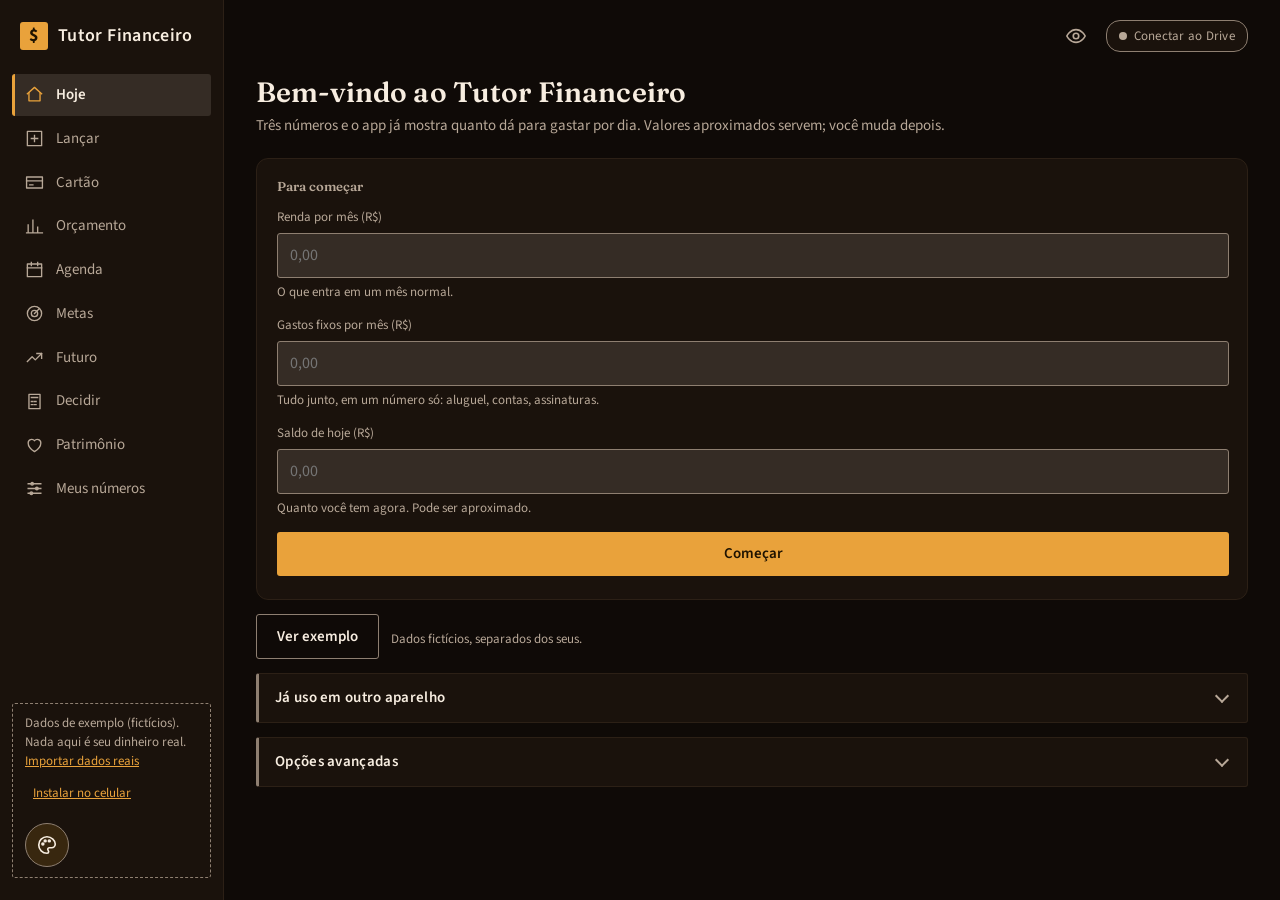
<file: index.html>
<!doctype html>
<html lang="pt-BR" data-theme="cafe">
<head>
<meta charset="utf-8">
<meta http-equiv="Content-Security-Policy" content="default-src 'self'; script-src 'self'; style-src 'self' 'unsafe-inline'; img-src 'self' data:; connect-src 'self' https://www.googleapis.com https://script.google.com https://script.googleusercontent.com https://api.bcb.gov.br; object-src 'none'; base-uri 'none'; form-action 'none'">
<meta name="referrer" content="strict-origin">
<meta name="viewport" content="width=device-width, initial-scale=1, viewport-fit=cover">
<title>Tutor Financeiro</title>
<meta name="theme-color" content="#101212">
<script src="tema.js"></script>
<meta name="apple-mobile-web-app-capable" content="yes">
<meta name="mobile-web-app-capable" content="yes">
<meta name="apple-mobile-web-app-status-bar-style" content="black-translucent">
<meta name="apple-mobile-web-app-title" content="Tutor">
<link rel="manifest" href="manifest.webmanifest">
<link rel="stylesheet" href="tokens.css">
<link rel="icon" href="icon.svg" type="image/svg+xml">
<link rel="apple-touch-icon" href="icon-180.png">
<style>
@font-face{font-family:"Source Sans 3";src:url(fonts/source-sans-3-latin-400-normal.woff2) format("woff2");font-weight:400;font-style:normal;font-display:swap}
@font-face{font-family:"Source Sans 3";src:url(fonts/source-sans-3-latin-600-normal.woff2) format("woff2");font-weight:600;font-style:normal;font-display:swap}
@font-face{font-family:"Source Sans 3";src:url(fonts/source-sans-3-latin-700-normal.woff2) format("woff2");font-weight:700;font-style:normal;font-display:swap}
@font-face{font-family:"Fraunces";src:url(fonts/fraunces-latin-600-normal.woff2) format("woff2");font-weight:600;font-style:normal;font-display:swap}
@font-face{font-family:"TF Fallback";src:local("Arial"),local("Helvetica");size-adjust:92%;ascent-override:111%;descent-override:43%;line-gap-override:0%}
:root{
  --p1:var(--card); --p2:var(--surface-2);
  --ln:var(--line); --ln2:var(--line-strong);
  --tx:var(--text); --mu:var(--text-muted);
  --teal:var(--primary); --vio:var(--accent-mix); --pink:var(--accent-warm); --sky:var(--accent-cool);
  --at:var(--attention); --ru:var(--risk);
  --font-sys:"Segoe UI Variable Text","Segoe UI",system-ui,sans-serif;
  --font-text:"Source Sans 3","TF Fallback",var(--font-sys);
  --font-display:"Fraunces",Georgia,var(--font-sys);
  --f:var(--font-text); --fn:var(--font-text);
}
*{box-sizing:border-box;margin:0}
html,body{background:var(--bg);color:var(--tx);font-family:var(--f);font-size:15px;line-height:1.45;font-synthesis:none;font-variant-numeric:tabular-nums}
button,input,select{font:inherit;color:inherit}
.app{display:grid;grid-template-columns:224px 1fr;min-height:100vh}
nav{background:linear-gradient(180deg,var(--nav-top),var(--nav-bottom));border-right:1px solid var(--card-border);padding:22px 12px;position:sticky;top:0;height:100vh;display:flex;flex-direction:column;gap:2px;overflow:auto}
.brand{display:flex;align-items:center;gap:10px;padding:0 8px 22px;font-family:var(--fn);font-weight:600;font-size:16px;letter-spacing:.02em;white-space:nowrap}
.brand i{width:28px;height:28px;border-radius:3px;background:var(--teal);display:grid;place-items:center;color:var(--on-primary);font-style:normal;font-weight:700}
nav button{all:unset;cursor:pointer;display:flex;align-items:center;gap:12px;padding:10px 10px;border-radius:3px;color:var(--mu);font-size:14.5px;border-left:3px solid transparent}
@media (hover:hover){nav button:hover{background:var(--p2);color:var(--tx)}}
nav button[aria-current=true]{background:var(--p2);color:var(--tx);font-weight:600;border-left-color:var(--h,var(--teal))}
nav button[aria-current=true] svg{color:var(--h,var(--teal))}
nav svg{width:19px;height:19px;flex:none}
.demo{margin-top:auto;font-size:12px;color:var(--mu);border:1px dashed var(--ln2);border-radius:3px;padding:10px 12px}
main{padding:14px 32px 70px;max-width:1800px;width:100%}
h1{font-family:var(--font-display);font-size:28px;font-weight:600;letter-spacing:.005em}
.sub{color:var(--mu);margin-top:2px}
.head{display:flex;justify-content:space-between;align-items:flex-end;gap:16px;flex-wrap:wrap;margin-bottom:22px}
.grid{display:grid;gap:14px}
.g4{grid-template-columns:repeat(auto-fit,minmax(min(215px,100%),1fr))}
.g3{grid-template-columns:repeat(auto-fit,minmax(min(280px,100%),1fr))}
.grid>*{min-width:0}
.g2{grid-template-columns:repeat(auto-fit,minmax(min(340px,100%),1fr))}
.g32{grid-template-columns:2fr 1fr}
.g23{grid-template-columns:1fr 1.6fr}
.pn{background:linear-gradient(180deg,var(--card-top),var(--card-bottom));box-shadow:var(--card-highlight),var(--card-shadow);border:1px solid var(--card-border);border-left:3px solid var(--h,var(--ln2));border-radius:3px;padding:18px 18px 18px 20px;position:relative}
.pn>h2{font-family:var(--font-display);font-size:14px;font-weight:600;color:var(--mu);margin-bottom:12px;display:flex;justify-content:space-between;gap:10px}
.pn>h2 em{font-style:normal;color:var(--h,var(--mu))}
.pn>h2 em,.pn>h2 .info{font-family:var(--font-text);font-weight:600}
.big.hero{font-family:var(--font-display)}
.big{font-family:var(--fn);font-size:34px;font-weight:600;letter-spacing:-.005em;line-height:1.05}
.mid{font-family:var(--fn);font-size:22px;font-weight:600}
.mu{color:var(--mu)} .small{font-size:13px}
.gl{width:1.05em;height:1.05em;flex:none;vertical-align:-.16em;fill:currentColor}
.tag{white-space:nowrap;display:inline-flex;align-items:center;gap:6px;padding:3px 9px;border-radius:2px;font-size:12.5px;font-weight:600;letter-spacing:.01em}
.ok{color:var(--ok);background:var(--ok-bg)} .at{color:var(--at);background:var(--attention-bg)} .ru{color:var(--ru);background:var(--risk-bg)} .ne{color:var(--mu);background:var(--p2)}
.verdict{display:grid;grid-template-columns:auto 1fr auto;gap:24px;align-items:center;padding:24px 26px;margin-bottom:14px}
.verdict .ico{width:62px;height:62px;border-radius:3px;display:grid;place-items:center;font-size:30px;font-weight:700}
.verdict h2{font-family:var(--font-display);font-size:26px;font-weight:600}
.bar{height:8px;border-radius:99px;background:var(--p2);margin:10px 0 6px;position:relative}
.bar.uso>span{background:linear-gradient(90deg,var(--bar-from),var(--bar-to))}
.bar>span{display:block;height:100%;border-radius:99px;background:linear-gradient(90deg,color-mix(in srgb,var(--h,var(--teal)) 55%,transparent),var(--h,var(--teal)))}
.info{display:inline-grid;place-items:center;width:16px;height:16px;border-radius:50%;border:1px solid var(--ln2);color:var(--mu);font-size:12px;font-style:normal;font-family:var(--fn);font-weight:600;cursor:help;margin-left:7px;position:relative;vertical-align:middle;text-transform:none;letter-spacing:0}
.info:hover,.info:focus{color:var(--tx);border-color:var(--teal);outline:none}
.info:hover::after,.info:focus::after{content:attr(data-t);position:absolute;left:-8px;top:24px;width:270px;background:var(--p2);border:1px solid var(--ln2);padding:10px 12px;border-radius:3px;color:var(--tx);font-size:12.5px;font-family:var(--f);font-weight:400;line-height:1.45;z-index:40;white-space:normal;text-align:left;box-shadow:var(--shadow-pop)}
.info.r:hover::after,.info.r:focus::after{left:auto;right:-8px}
.dica{font-size:13px;border:1px solid var(--ln2);border-left:3px solid var(--teal);border-radius:3px;padding:10px 12px;background:var(--p2);margin:-6px 0 16px}
.dica b{font-family:var(--fn);font-weight:600}
.guia{display:grid;gap:12px}
.guia .g{display:grid;grid-template-columns:96px 1fr;gap:12px;align-items:start;padding-top:12px;border-top:1px solid var(--ln)}
.guia .g:first-child{border-top:0;padding-top:0}
.pn.click{cursor:pointer;transition:border-color .15s}
.pn.click:hover{border-color:var(--h)}
.strip .c{cursor:pointer}
.strip .c:hover{border-color:var(--mu)}
tr.clk{cursor:pointer}
tr.clk:hover td{background:var(--p2)}
input[type=range]{display:block;width:100%;max-width:100%;margin:0;padding:0;height:32px;min-height:32px;background:transparent;border:0;accent-color:var(--h,var(--teal))}
select{background-image:linear-gradient(45deg,transparent 50%,var(--mu) 50%),linear-gradient(135deg,var(--mu) 50%,transparent 50%);background-position:calc(100% - 18px) 50%,calc(100% - 13px) 50%;background-size:5px 5px;background-repeat:no-repeat;padding-right:32px !important}
input[type=date]{display:block;line-height:1.2}
.g-dp{display:grid;grid-template-columns:minmax(0,1fr) minmax(0,1fr);gap:12px}.g-dp>.field{min-width:0}
.secw{display:contents}.maisbtn{display:none}
.sl{margin-bottom:16px}
.sl label{display:flex;justify-content:space-between;align-items:baseline;gap:10px}
.sl label span{min-width:0}
.sl label b{flex:none;white-space:nowrap;font-family:var(--fn);color:var(--tx)}
.tip{position:fixed;z-index:30;background:var(--p2);border:1px solid var(--ln2);border-radius:3px;padding:9px 12px;font-size:12.5px;pointer-events:none;box-shadow:var(--shadow-pop)}
.tip b{font-family:var(--fn);font-weight:600;display:block;margin-bottom:4px}
.tip i{display:inline-block;width:9px;height:9px;border-radius:2px;margin-right:7px}
.bar>i{position:absolute;top:-4px;bottom:-4px;width:2px;background:var(--tx);opacity:.8}
.row{display:flex;justify-content:space-between;align-items:center;gap:12px}
.ins{display:flex;gap:12px;align-items:flex-start;padding:13px 0;border-top:1px solid var(--ln)}
.ins:first-of-type{border-top:0;padding-top:0}
.ins .d{width:30px;height:30px;border-radius:3px;display:grid;place-items:center;flex:none;font-size:14px;font-weight:700}
label{display:block;font-size:13px;color:var(--mu);margin:0 0 6px}
.field{margin-bottom:14px}
input[type=text],input[type=url],input[type=number],input[type=date],select{min-width:0;width:100%;min-height:44px;-webkit-appearance:none;appearance:none;background:var(--p2);border:1px solid var(--ln2);border-radius:3px;padding:10px 12px;outline:none}
input:focus,select:focus{border-color:var(--h,var(--teal))}
button:focus-visible,.chip:focus-visible,nav button:focus-visible,.sync:focus-visible,[tabindex]:focus-visible,summary:focus-visible,input[type=checkbox]:focus-visible,input[type=range]:focus-visible{outline:2px solid var(--teal);outline-offset:2px}
input[type=number]{font-family:var(--fn);font-size:16px}
.rate{display:grid;grid-template-columns:1fr 112px;gap:8px}
.hint{font-size:12.5px;color:var(--mu);margin-top:5px}
.orig{color:var(--mu);font-size:12px;white-space:nowrap}
.cx-ver{margin-top:10px;padding:8px 12px;font-size:13px}
.cx-lista{margin-top:10px;border-top:1px solid var(--ln);padding-top:8px}
.cx-lista ul{list-style:none;margin:0 0 8px;padding:0}
.cx-lista li{display:flex;justify-content:space-between;gap:12px;padding:4px 0;font-size:13px;flex-wrap:wrap}
.cx-lista .cx-t{font-size:12.5px;color:var(--mu);margin-top:6px}
.res-l{display:grid;grid-template-columns:minmax(0,1fr) minmax(0,1fr);gap:0 12px;border-bottom:1px solid var(--ln);padding-bottom:8px;margin-bottom:8px}
.res-a{grid-column:1/-1;display:flex;gap:8px;align-items:center;flex-wrap:wrap}
.fut-orig{margin-bottom:10px}
.lg-kv{margin:-4px 0 12px}
.chips{display:flex;flex-wrap:wrap;gap:8px}
.chip{all:unset;cursor:pointer;box-sizing:border-box;display:inline-flex;align-items:center;min-height:44px;padding:7px 14px;border-radius:99px;border:1px solid var(--ln2);color:var(--mu);font-size:14px}
.chip:hover{color:var(--tx)}
.chip[aria-pressed=true]{background:var(--primary-tonal);border-color:var(--h,var(--teal));color:var(--tx);font-weight:600}
.seg{display:inline-flex;background:var(--p1);border:1px solid var(--ln);border-radius:3px;margin-bottom:18px;flex-wrap:wrap}
.seg button{all:unset;cursor:pointer;display:inline-flex;align-items:center;min-height:44px;box-sizing:border-box;padding:9px 16px;color:var(--mu);font-weight:400;border-right:1px solid var(--ln)}
.seg button:last-child{border-right:0}
.seg button[aria-selected=true],.seg button[aria-pressed=true]{background:var(--primary-tonal);color:var(--tx);box-shadow:inset 0 -2px 0 var(--h,var(--teal));font-weight:600}
.btn{all:unset;box-sizing:border-box;cursor:pointer;background:var(--h,var(--teal));color:var(--on-primary);font-family:var(--fn);font-weight:600;padding:11px 20px;border-radius:3px;text-align:center}
.btn:hover{filter:brightness(1.1)}
/* caixa de seleção: vazia fica com borda visível; área de toque de 44px sem aumentar o desenho */
input[type=checkbox]{-webkit-appearance:none;appearance:none;position:relative;width:24px;height:24px;flex:none;margin:0;background:var(--p1);border:2px solid var(--mu);border-radius:5px;cursor:pointer;display:inline-block;vertical-align:middle}
input[type=checkbox]::before{content:'';position:absolute;inset:-10px}
input[type=checkbox]:checked{background:var(--h,var(--teal));border-color:var(--h,var(--teal))}
input[type=checkbox]:checked::after{content:'';position:absolute;left:6px;top:1px;width:6px;height:12px;border:solid var(--on-primary);border-width:0 3px 3px 0;transform:rotate(45deg)}
.linha-check{display:flex;align-items:center;gap:12px;min-height:44px}.linha-check label{margin:0}
.btn.ghost{background:transparent;color:var(--tx);border:1px solid var(--ln2)}
.toggle{display:flex;gap:10px}
.toggle label{flex:1;display:flex;align-items:center;gap:8px;margin:0;background:var(--p2);border:1px solid var(--ln2);border-radius:3px;padding:10px 12px;cursor:pointer;color:var(--tx);font-size:14px}
.toggle input{--h:var(--teal)}
.toggle label{min-height:44px}
.bc-neu{margin-bottom:12px}
table{width:100%;border-collapse:collapse;font-size:14px}
th{font-family:var(--fn);font-size:12px;color:var(--mu);font-weight:600;text-align:left;padding:8px 8px;border-bottom:1px solid var(--ln2)}
td{padding:10px 8px;border-bottom:1px solid var(--ln)}
td.n,th.n{text-align:right;font-family:var(--fn);font-size:15px}
tr:last-child td{border-bottom:0}
.x{all:unset;cursor:pointer;color:var(--mu);min-width:44px;min-height:44px;display:inline-grid;place-items:center;box-sizing:border-box;border-radius:3px}.x:hover{background:var(--risk-bg);color:var(--ru)}
.legend{display:flex;gap:16px;flex-wrap:wrap;margin-top:10px;font-size:13px;color:var(--mu)}
.legend i{display:inline-block;width:14px;height:3px;border-radius:2px;margin-right:6px;vertical-align:middle}
.res{background:var(--p2);border-radius:3px;border-left:3px solid var(--h,var(--teal));padding:16px 18px;margin-bottom:16px}
.res .big{margin:4px 0}
.kv{display:grid;grid-template-columns:1fr auto;gap:7px 14px;font-size:14px}
#i_status{margin-bottom:14px} .inv-kv+.det{margin-top:16px}
.kv span:nth-child(odd){color:var(--mu)} .kv span:nth-child(even){text-align:right;font-family:var(--fn);font-size:15px}
svg text{font-family:var(--f)}
.disc{font-size:12.5px;color:var(--mu);border-left:2px solid var(--ln2);padding:2px 0 2px 12px;margin-top:14px}
.factor{display:grid;grid-template-columns:1fr auto;gap:4px 12px;padding:12px 0;border-top:1px solid var(--ln)}
.factor:first-of-type{border-top:0}
.factor .bar{grid-column:1/-1;margin:2px 0 0;height:6px}
/* faixa do mês */
.strip{display:grid;gap:3px}
.strip .c{height:38px;border-radius:2px;background:var(--p2);position:relative;border:1px solid transparent}
.strip .c{cursor:pointer;transition:transform .12s,box-shadow .12s}
.strip .c:hover{box-shadow:0 0 0 1px var(--mu);transform:translateY(-2px)}
.strip .c.hj{border-color:var(--tx)}
.strip .c.sel{box-shadow:0 0 0 2px var(--teal);transform:translateY(-3px);z-index:2}
.strip .c.sel::after{content:'';position:absolute;left:50%;bottom:-9px;margin-left:-4px;border:4px solid transparent;border-top:0;border-bottom:5px solid var(--teal)}
.strip .l.sel{color:var(--teal);font-weight:700}
tr.clk.sel td{background:var(--p2)}
tr.clk.sel td:first-child{box-shadow:inset 3px 0 0 var(--teal)}
.strip .c.fut{background:transparent;border:1px dashed var(--ln2)}
.strip .c b{position:absolute;left:50%;top:5px;width:7px;height:7px;margin-left:-3px;border-radius:50%;background:var(--vio)}
.strip .l{font-family:var(--fn);font-size:12px;color:var(--mu);text-align:center;margin-top:4px}
.strip .l span{display:none}.strip .l span.key{display:inline}
/* cartão */
.card3d{border-radius:6px;padding:20px;background:var(--p2);border:1px solid var(--ln2);position:relative;overflow:hidden;min-height:170px}
.card3d .chip2{width:38px;height:28px;border-radius:5px;border:1px solid var(--ln2);background:var(--p1);margin-bottom:18px}
.cardnum{letter-spacing:.15em}
.card3d>*{position:relative;z-index:1}
.card3d:after{z-index:0;content:"";position:absolute;right:-40px;top:-40px;width:150px;height:150px;border-radius:50%;border:26px solid var(--p2)}
.cal{display:grid;grid-template-columns:repeat(7,minmax(0,1fr));gap:4px}
.cal .d{min-width:0;overflow:hidden}
.cal .w{font-family:var(--fn);font-size:12px;color:var(--mu);text-align:center;letter-spacing:.08em;padding-bottom:2px}
.cal .d{min-height:56px;border:1px solid var(--ln);border-radius:2px;padding:4px 6px;font-family:var(--fn);font-size:12px;color:var(--mu)}
.cal .d.hj{border-color:var(--tx);color:var(--tx)}
.cal .d.v{background:var(--p2)}
.cal .d b{display:block;font-weight:600;font-size:12px;color:var(--vio);overflow:hidden;white-space:nowrap;text-overflow:ellipsis}
.cal .d b.pg{color:var(--ok)}
.vb{display:flex;gap:10px;align-items:flex-end;height:170px;padding-top:8px}
.vb>div{flex:1;display:flex;flex-direction:column;justify-content:flex-end;align-items:center;gap:6px;height:100%}
.vb>div>span{width:100%;border-radius:2px 2px 0 0;background:var(--h,var(--vio))}
.vb small{font-family:var(--fn);font-size:12px;color:var(--mu)}
.vb em{font-style:normal;font-family:var(--fn);font-size:12px}
.glos{display:grid;grid-template-columns:repeat(auto-fit,minmax(min(260px,100%),1fr));gap:14px 26px}
.glos b{display:block;font-family:var(--fn);font-weight:600;letter-spacing:.02em}
.screen{display:none}.screen.on{display:block}
.col{min-width:0}
.topbar{display:flex;justify-content:flex-end;align-items:center;gap:8px;padding:14px 32px 0}
.ibtn{all:unset;box-sizing:border-box;width:44px;height:44px;display:grid;place-items:center;border-radius:50%;cursor:pointer;color:var(--mu);border:1px solid transparent}
.ibtn:hover{color:var(--tx);border-color:var(--ln2)}
.ibtn:focus-visible{outline:2px solid var(--teal);outline-offset:2px}
.ibtn svg{width:22px;height:22px}
.ibtn.tonal{border-color:var(--ln2);color:var(--tx);background:var(--primary-tonal)}
.x svg{width:20px;height:20px}
#menutema{position:fixed;z-index:50;min-width:200px;background:var(--p1);border:1px solid var(--ln2);border-radius:16px;padding:6px;box-shadow:var(--shadow-pop)}
#menutema button{all:unset;box-sizing:border-box;display:flex;align-items:center;gap:12px;width:100%;min-height:48px;padding:0 12px;border-radius:12px;cursor:pointer;color:var(--tx)}
#menutema button:hover{background:var(--p2)}
#menutema button:focus-visible{outline:2px solid var(--teal);outline-offset:-2px}
#menutema button[aria-checked=true]{background:var(--primary-tonal)}
#menutema .sw{width:28px;height:28px;border-radius:50%;flex:none;border:1px solid var(--ln2);background:linear-gradient(135deg,var(--a) 50%,var(--b) 50%)}
#menutema .nm{flex:1}
#menutema .ck{width:20px;height:20px;color:var(--teal)}
#menutema .ck svg{width:20px;height:20px}
#imp_f{display:block;width:100%;max-width:100%;min-width:0}
.selo{all:unset;box-sizing:border-box;margin-right:auto;min-height:44px;display:inline-flex;align-items:center;padding:0 14px;border-radius:22px;background:var(--attention-bg);color:var(--at);font-family:var(--fn);font-size:13px;font-weight:600;cursor:pointer;white-space:nowrap}
.selo:focus-visible{outline:2px solid var(--teal);outline-offset:2px}
.sync svg{display:none;width:22px;height:22px}
.sync b{display:none}
.sync{position:static;display:inline-flex;align-items:center;gap:7px;min-height:32px;font-family:var(--fn);font-size:12px;letter-spacing:.02em;color:var(--mu);background:var(--p1);border:1px solid var(--ln2);border-radius:14px;padding:6px 12px;cursor:pointer;user-select:none}
.sync i{width:8px;height:8px;border-radius:50%;background:var(--mu)}
.sync.ok i{background:var(--ok)} .sync.at i{background:var(--at)} .sync.ru i{background:var(--ru)} .sync.go i{background:var(--sky);animation:pulso 1s infinite}
@keyframes pulso{50%{opacity:.3}}
.sync:hover{border-color:var(--teal);color:var(--tx)}
/* celular: blocos recolhíveis, alertas, mini-números */
.det{border:1px solid var(--ln);border-left:3px solid var(--h,var(--ln2));border-radius:3px;background:var(--p1);margin-bottom:14px}
.det>summary{list-style:none;cursor:pointer;display:flex;align-items:center;justify-content:space-between;min-height:48px;padding:0 16px;font-family:var(--fn);font-size:14px;font-weight:600;letter-spacing:.02em}
.det>summary::-webkit-details-marker{display:none}
.det>summary::after{content:'';flex:none;width:8px;height:8px;margin-right:4px;border-right:2px solid var(--mu);border-bottom:2px solid var(--mu);transform:translateY(-2px) rotate(45deg)}
.det[open]>summary::after{transform:translateY(2px) rotate(-135deg)}
.det>.detc{padding:0 12px 12px}
.det>.detc>.pn,.det>.detc>.grid,.det>.detc>.det{margin-bottom:12px}
.alertas{display:grid;gap:8px;margin-bottom:12px}
.alerta{display:flex;gap:10px;align-items:flex-start;padding:10px 12px;border-radius:3px;font-size:14px;font-weight:600;line-height:1.3}
.mini3{display:grid;grid-template-columns:repeat(3,minmax(0,1fr));gap:8px;margin-bottom:12px}
.mini{background:var(--p1);border:1px solid var(--ln);border-radius:3px;padding:10px;min-width:0}
.mini b{display:block;font-family:var(--fn);font-size:18px;font-weight:600}
.conf{position:fixed;inset:0;z-index:30;display:grid;place-items:center;padding:16px;background:color-mix(in srgb,var(--bg) 72%,transparent)}
.confc{width:100%;max-width:420px;box-sizing:border-box;background:var(--p1);border:1px solid var(--ln2);border-radius:6px;padding:18px 16px}
.confc h2{margin:0 0 8px;font-size:18px;font-family:var(--font-display);font-weight:600}
.confc p{margin:0 0 16px}
.confb{display:flex;gap:10px;justify-content:flex-end;flex-wrap:wrap}
.confb .btn{min-height:44px}
.bc-prev{display:flex;flex-direction:column;max-height:calc(100vh - 32px);max-height:calc(100dvh - 32px)}
.bc-prev p{margin:0 0 8px;font-size:14px}
.bc-cont{font-size:14px;font-weight:600;margin-bottom:8px}
.bc-inv{display:flex;align-items:center;gap:12px;min-height:44px;font-size:14px;color:var(--tx);cursor:pointer;overflow-wrap:anywhere}
.bc-lista{flex:1 1 auto;min-height:0;overflow-y:auto;overflow-x:hidden;border-top:1px solid var(--ln);margin-bottom:12px}
.bc-it{display:flex;align-items:center;gap:12px;min-height:44px;padding:8px 2px 8px 10px;box-sizing:border-box;border-bottom:1px solid var(--ln);color:var(--tx);cursor:pointer}
.bc-tx{flex:1 1 auto;min-width:0;display:flex;flex-direction:column;gap:2px;font-size:14px;overflow-wrap:anywhere}
.bc-tx b{font-weight:600}
.bc-val{flex:none;display:flex;flex-direction:column;align-items:flex-end;gap:2px;font-size:14px;font-variant-numeric:tabular-nums;white-space:nowrap}
.bc-acoes{display:flex;gap:10px;flex-wrap:wrap;margin-top:12px}
.bc-dt{font-family:var(--fn);font-size:15px;margin:0 0 8px} .bc-fat td{overflow-wrap:anywhere} .bc-fat+.hint{margin-bottom:14px} .bc-diag{list-style:none;margin:0;padding:0;font-size:13.5px;line-height:1.45} .bc-diag li{padding:2px 0;overflow-wrap:anywhere} .bc-diag li.n1{padding-left:16px;color:var(--mu)}
.bc-cs,.bc-is{margin-top:14px;padding-top:12px;border-top:1px solid var(--ln)} .bc-cs>b,.bc-is>b{display:block;margin-bottom:6px;font-size:14px} .bc-cs select{max-width:100%}
.bc-sub{margin-top:10px} .bc-sub>b{display:block;font-size:13.5px;margin-bottom:4px;overflow-wrap:anywhere} .bc-sub .kv{margin-top:6px} .bc-cs .kv span:nth-child(odd),.bc-is .kv span:nth-child(odd),.bc-cat span:nth-child(odd){overflow-wrap:anywhere} .bc-st{display:block;color:var(--mu);font-size:12.5px} .bc-cat{margin-top:10px}
.bc-lin{border-bottom:1px solid var(--ln)}
.bc-lin .bc-it{border-bottom:0}
.bc-vin{display:flex;align-items:center;gap:12px;min-height:44px;padding:0 2px 8px 10px;box-sizing:border-box;font-size:14px;color:var(--tx);cursor:pointer}
.bc-razao{font-size:12.5px;color:var(--mu)}
.bc-res{font-size:13px;color:var(--mu);margin-bottom:8px}
.bc-tx .tag{align-self:flex-start;white-space:normal}
.bc-nomes{margin-bottom:12px;flex:none}
.bc-nomes>summary{min-height:44px;display:flex;align-items:center;justify-content:space-between;font-size:14px;font-weight:600;cursor:pointer}
.bc-nomes>summary::after{content:'';flex:none;width:8px;height:8px;margin-right:6px;border-right:2px solid var(--mu);border-bottom:2px solid var(--mu);transform:translateY(-2px) rotate(45deg)}
.bc-nomes[open]>summary::after{transform:translateY(2px) rotate(-135deg)}
.bc-nomes[open]{max-height:38vh;overflow-y:auto}
.flt-conta{margin-bottom:12px}
.flt-conta label{display:block;font-size:13px;color:var(--mu);margin-bottom:4px}
table.lt .mu.small{overflow-wrap:anywhere}
.nf-g{display:grid;grid-template-columns:repeat(auto-fit,minmax(200px,1fr));gap:0 14px} .nc-l{display:grid;grid-template-columns:minmax(0,1fr) 110px 70px;gap:0 10px;align-items:end} .nc-l .field,.nf-g .field{min-width:0} .nf-g input::placeholder{color:var(--mu);opacity:.75;font-style:italic} @media (max-width:480px){.nc-l{grid-template-columns:minmax(0,1fr) 96px} .nc-l .field:first-child{grid-column:1/-1}} .nc-l input,.nf-g input{width:100%;box-sizing:border-box}
table.rc{table-layout:fixed;width:100%} table.rc td,table.rc th{overflow-wrap:anywhere;min-width:0} table.rc th:first-child{width:42%}
table.cp{table-layout:fixed;width:100%} table.cp td,table.cp th{overflow-wrap:anywhere;min-width:0} table.cp th:first-child{width:34%}
.orc-l .dt{white-space:nowrap;font-variant-numeric:tabular-nums} .orc-l .oq{overflow-wrap:anywhere} .orc-l td.n{white-space:nowrap}
.bc-acoes .btn{min-height:44px}
.pv-cab{height:150px;overflow:hidden;margin-bottom:2px}
.pv-cap{font-size:13px;color:var(--mu)}
.pv-val{margin-top:8px;font-family:var(--font-display);font-size:30px;font-weight:600;line-height:1.15;font-variant-numeric:tabular-nums}
.pv-chip{margin-top:8px}
.pv-chip .tag{display:inline-flex;align-items:center;gap:6px;padding:2px 10px 2px 6px;border-radius:999px;border:1px solid color-mix(in srgb,currentColor 45%,transparent)}
.pv-ic{flex:none}
.pv-sub{margin-top:6px;font-size:12.5px;color:var(--mu)}
.pv-sub b{color:var(--tx)}
.pv-lin{display:flex;justify-content:space-between;gap:12px;font-size:14px;color:var(--mu);font-variant-numeric:tabular-nums;margin-top:3px}
.pv-lin b{color:var(--tx);white-space:nowrap}
.pv-seg{display:flex;gap:8px;margin-bottom:12px}
.pv-seg button{all:unset;box-sizing:border-box;cursor:pointer;display:inline-flex;align-items:center;height:44px;min-height:44px;margin:-4px 0;font-size:13px;font-weight:400;color:var(--mu)}
.pv-seg button span{box-sizing:border-box;display:inline-flex;align-items:center;height:36px;padding:0 14px;border:1px solid var(--ln2);border-radius:18px}
.pv-seg button[aria-pressed=true]{color:var(--primary);font-weight:400}
.pv-seg button[aria-pressed=true] span{background:var(--primary-tonal);border-color:var(--primary)}
.pv-seg button:focus-visible span,.pv-grafico:focus-visible{outline:2px solid var(--teal);outline-offset:2px}
.pv-grafico{touch-action:pan-y;user-select:none;-webkit-user-select:none}
.pv-largo{margin-left:-10px;margin-right:-10px}
.pv-svg{display:block;width:100%;height:auto;max-width:100%;font-variant-numeric:tabular-nums}
.pv-pe{display:flex;gap:10px;align-items:center;margin-top:8px}
.pv-tab{white-space:nowrap;min-height:44px;flex:none}
.pv-nota{font-size:12.5px;color:var(--mu)}
.pv-sr{position:absolute;width:1px;height:1px;overflow:hidden;clip-path:inset(50%);white-space:nowrap}
@keyframes pv-traco{from{stroke-dashoffset:1}to{stroke-dashoffset:0}}
.pv-cen.entra{stroke-dasharray:1;animation:pv-traco .4s ease-out both}
@media (prefers-reduced-motion:reduce){.pv-cen.entra{animation:none;stroke-dasharray:none}}
.linkbtn{all:unset;cursor:pointer;color:var(--teal);text-decoration:underline;min-height:44px;display:inline-flex;align-items:center;padding:0 8px;box-sizing:border-box}
.clas{display:flex;align-items:center;justify-content:space-between;gap:8px;min-height:44px;margin-bottom:14px;padding:0 12px;border:1px solid var(--ln2);border-radius:3px;background:var(--p2)}
.pg4{display:grid;grid-template-columns:repeat(4,minmax(0,1fr));gap:6px}
.pg4 button{all:unset;cursor:pointer;box-sizing:border-box;min-height:44px;display:flex;align-items:center;justify-content:center;text-align:center;padding:4px 2px;border:1px solid var(--ln2);border-radius:3px;color:var(--mu);font-size:14px}
.pg4 button[aria-pressed=true]{background:var(--p2);border-color:var(--teal);color:var(--tx);font-weight:600}
.infotxt{font-size:13px;color:var(--tx);background:var(--p2);border-left:3px solid var(--teal);border-radius:3px;padding:10px 12px;margin:0 0 12px;text-transform:none;letter-spacing:0;font-family:var(--f);font-weight:400;line-height:1.45}
.orcl{padding:10px 0;border-bottom:1px solid var(--ln);cursor:pointer}
.orcl:last-child{border-bottom:0}
.orcl.sel{background:var(--p2);box-shadow:inset 3px 0 0 var(--teal);padding-left:8px}
.orcl1{display:flex;justify-content:space-between;align-items:baseline;gap:12px}
.orcl2{display:flex;align-items:center;gap:10px;margin-top:6px}
.orcl2 .bar{flex:1;margin:0}
.ag{display:grid;grid-template-columns:minmax(0,1fr) auto;align-items:center;gap:0 12px;padding:4px 0;border-bottom:1px solid var(--ln)}
.ag:last-child{border-bottom:0}
.ag .agv{font-family:var(--fn);font-size:16px}
.ag .ag2{grid-column:1/-1;padding:0 0 6px 36px}
.salvarfixo{position:sticky;bottom:calc(var(--navh) + env(safe-area-inset-bottom) + 8px);z-index:4;background:var(--bg);padding:10px 0 4px;margin-top:8px;display:flex;align-items:center;gap:12px;flex-wrap:wrap}
@media(max-width:860px){
  html{-webkit-text-size-adjust:100%}
  .pn{border-left:1px solid var(--card-border);border-radius:16px}
  .det{border-left:1px solid var(--card-border);border-radius:16px}
  .mini,.alerta,.clas{border-radius:12px}
  .sync{position:relative;width:44px;min-width:44px;height:44px;padding:0;justify-content:center;border-radius:50%;gap:0}
  .sync svg{display:block;flex:none}
  .pn>h2{flex-wrap:wrap;row-gap:4px}
  .pn>h2>em{white-space:nowrap}
  .sync i{position:absolute;right:8px;top:8px;width:9px;height:9px;border:2px solid var(--p1);box-sizing:content-box}
  .sync span{display:none}
  .verdict.compacto .ico{display:none}
  .verdict.compacto{padding:14px 16px;gap:8px}
  .verdict.compacto h2{font-size:21px}
  .info:hover::after,.info:focus::after{display:none}
  .salvarfixo .btn{flex:1 1 auto}
  .salvarfixo.acoes{flex-direction:row;flex-wrap:wrap;align-items:center !important}
  main>.pn,main>.det,#cart>.pn,#cart>.card3d,#cart>.det,#fut>.pn,#fut>.det{margin-bottom:12px}
  #q_ok{flex:none;white-space:nowrap;padding:0 14px}
  .row>input{min-width:0}
  main:has(.salvarfixo){padding-bottom:calc(var(--navh) + env(safe-area-inset-bottom) + 96px)}
  :root{--navh:60px}
  input,select,textarea{font-size:16px !important}
  button,.chip,.btn{min-height:44px}
  .app{grid-template-columns:minmax(0,1fr)}
  .topbar{padding:calc(8px + env(safe-area-inset-top)) 14px 0}
  .sync{min-height:44px;padding:6px 14px}
  .sync.comtexto{width:auto;border-radius:22px;padding:0 14px 0 10px;gap:6px}
  .sync.comtexto i{display:none}
  .sync.comtexto b{display:inline;font-family:var(--fn);font-size:13px;font-weight:600;white-space:nowrap}
  .sync.ru{color:var(--ru);border-color:var(--ru)}
  .sync.at{color:var(--at);border-color:var(--at)}
  main{min-width:0;overflow-x:hidden;overflow-x:clip;padding:12px 14px calc(var(--navh) + env(safe-area-inset-bottom) + 24px)}
  h1{font-size:23px} .verdict{grid-template-columns:1fr} .big{font-size:29px}
  .pn{padding:16px 14px 16px 16px;overflow-x:auto}
  .info{width:24px;height:24px}
  nav{position:fixed;bottom:0;top:auto;left:0;right:0;height:calc(var(--navh) + env(safe-area-inset-bottom));flex-direction:row;padding:4px 4px env(safe-area-inset-bottom);border-right:0;border-top:1px solid var(--ln);z-index:5;overflow:visible;gap:0}
  nav>button{flex:1 1 0;min-width:0;flex-direction:column;justify-content:center;align-items:center;gap:2px;font-size:12px;padding:4px 2px;border-left:0;border-top:3px solid transparent;min-height:52px}
  nav>button[aria-current=true],nav>.maisbtn.ativo{border-top-color:var(--h,var(--teal));background:var(--p2);color:var(--tx)}
  nav .maisbtn{display:flex}
  nav.aberto>button[aria-current=true]:not(.maisbtn){border-top-color:transparent;background:transparent;color:var(--mu);font-weight:400}
  nav.aberto>button[aria-current=true]:not(.maisbtn) svg{color:inherit}
  nav.aberto>.maisbtn{border-top-color:var(--h,var(--teal));background:var(--p2);color:var(--tx)}
  .brand{display:none}
  .secw{display:none}
  nav.aberto .secw{display:grid;grid-template-columns:repeat(3,minmax(0,1fr));gap:6px;position:fixed;left:8px;right:8px;bottom:calc(var(--navh) + env(safe-area-inset-bottom) + 8px);background:var(--p1);border:1px solid var(--ln2);border-radius:6px;padding:10px;z-index:6;max-height:calc(100vh - var(--navh) - 90px);overflow:auto}
  .secw>button{flex-direction:column;justify-content:center;align-items:center;gap:3px;min-height:60px;font-size:12px;padding:6px 4px;border:1px solid var(--ln);border-radius:4px;text-align:center}
  .secw>button[aria-current=true]{border-color:var(--h,var(--teal));background:var(--p2);color:var(--tx)}
  .secw .demo{display:block;grid-column:1/-1}
  .g32,.g23{grid-template-columns:1fr}
  .strip{grid-template-columns:repeat(10,minmax(0,1fr)) !important;row-gap:4px}
  .strip .l span{display:inline}
  .g-dp{gap:10px}
  .acoes{flex-direction:column;align-items:stretch !important}.acoes .btn{width:100%}
  .head .chips{width:100%}
  table{font-size:13px}
  th,td{padding-left:6px !important;padding-right:6px !important}
  th{font-size:12px !important}
  table input[type=number]{width:96px !important}
  /* tabelas que viram linhas empilhadas */
  table.rt tr:has(th){display:none}
  table.rt,table.rt tbody{display:block}
  table.rt tr{display:block;padding:10px 0;border-bottom:1px solid var(--ln)}
  table.rt tr:last-child{border-bottom:0}
  table.rt td{display:flex;justify-content:space-between;align-items:center;gap:12px;border:0;padding:4px 0 !important;text-align:right}
  table.rt td::before{content:attr(data-l);color:var(--mu);font-size:12px;text-align:left;flex:none}
  table.rt td:not([data-l])::before{content:none}
  table.rt td.tt{justify-content:flex-start;text-align:left;font-size:15px}
  table.rt td.tt::before{content:none}
  table.rc td.tt{display:block} table.rc td.tt .small{margin-top:6px}
  table.rt td .bar{width:100%}
  table.rt td.uso{display:block}table.rt td.uso::before{content:none}
  /* lista de lançamentos */
  table.lt tr:has(th){display:none}
  table.lt,table.lt tbody{display:block}
  table.lt tr{display:grid;grid-template-columns:26px minmax(0,1fr) auto 44px 44px;align-items:center;border-bottom:1px solid var(--ln)}
  table.lt td{border:0;padding:6px 2px !important;min-width:0}
  table.lt td.b{padding:0 !important;display:grid;place-items:center}
  .card3d{overflow:visible;min-height:0}
  .card3d:after{display:none}
  .card3d .cardnum{letter-spacing:0;font-size:19px;overflow-wrap:anywhere}
  .pn{overflow-wrap:anywhere}
  .big,.mid,td.n,.kv span:nth-child(even){overflow-wrap:normal}
  .rs,.ck{display:none}
  .toggle{flex-direction:column}
  input[type=range]{height:44px;min-height:44px}
  .strip .c{height:44px}
  .cal{grid-template-columns:repeat(7,minmax(0,1fr));gap:3px}
  .cal .d{min-width:0;overflow:hidden;padding:3px 2px;min-height:52px}
  .stats3{display:grid !important;grid-template-columns:repeat(3,minmax(0,1fr));gap:8px}
  .stats3 .mu{overflow-wrap:anywhere}
}
.stats3{display:flex}
/* ===== visual-1: camada por cima das regras acima (nada foi apagado). Cores dos temas não mudam. =====
   Escala de letra: 13 (legenda), 15 (corpo), 16 (campos), 18, 22, 28, 34. */
.demo,.info,.info:hover::after,.info:focus::after,.tip,.hint,.disc,.strip .l,.cal .w,.cal .d,.cal .d b,.vb small,.vb em,.sync,.bc-razao,.pv-sub,.pv-nota,.tag,.orig,.cx-lista .cx-t{font-size:13px}
th{font-size:13px !important}
nav button,.chip,.toggle label,.kv,.det>summary,.alerta,.ins .d,.bc-prev p,.bc-cont,.bc-inv,.bc-tx,.bc-val,.bc-vin,.bc-nomes>summary,.pv-lin,.pg4 button{font-size:15px}
.brand{font-size:18px}
.verdict h2,.pv-val{font-size:28px}
.verdict .ico{font-size:28px}
/* valores com algarismos de largura fixa. As famílias de letra aprovadas na ux-2-fontes não mudam */
.big,.mid,.mini b,.pv-val{font-variant-numeric:tabular-nums}
td.n,th.n,.kv span:nth-child(even),.ag .agv{font-variant-numeric:tabular-nums}
/* título de painel: 13px, mesma família de antes */
.pn>h2{font-size:13px}
/* borda colorida só em painel de estado; os outros ficam neutros. --h continua valendo para barras e etiquetas */
.pn{border-left:1px solid var(--card-border);border-radius:var(--radius-lg)}
.pn.verdict{border-left:3px solid var(--h,var(--ln2))}
.pn.click:hover{border-color:var(--ln2)}
.grid{gap:16px}
@media(min-width:1200px){
  table{font-size:15px}
}
@media(max-width:860px){
  h1{font-size:22px} .big{font-size:28px}
  .verdict.compacto h2{font-size:22px}
  .card3d .cardnum{font-size:18px}
  .pn{border-radius:16px}
  .pn.verdict{border-left:1px solid var(--card-border)}
  nav>button,.secw>button{font-size:13px}   /* cabe sem cortar em 320 e 360 px, WebKit e Chromium */
  table.rt td::before{font-size:13px}
  .sync.comtexto b{font-size:13px}
}
</style>
</head>
<body>
<div class="app">
<nav aria-label="Principal" id="nav"></nav>
<div class="col"><div class="topbar"><button class="ibtn" id="olho" type="button" aria-label="Ocultar valores" aria-pressed="false" title="Ocultar valores"></button><div class="sync" id="sync" role="button" tabindex="0" title="Sincronização com o Google Drive" aria-label="Sincronização com o Google Drive"><svg viewBox="0 0 24 24" fill="none" stroke="currentColor" stroke-width="1.8" stroke-linecap="round" stroke-linejoin="round" aria-hidden="true"><path d="M7 18a4 4 0 010-8 5.5 5.5 0 0110.6 1.2A3.5 3.5 0 0117 18z"/></svg><i></i><span>…</span><b></b></div></div>
<main id="main"></main></div>
</div>
<script src="config.js"></script>
<script src="seguranca.js"></script>
<script src="calc.js"></script>
<script src="real.js"></script>
<script src="store.js"></script>
<script src="sync.js"></script>
<script src="grafico.js"></script>
<script src="banco.js"></script>
<script src="taxas.js"></script>
<script src="app.js"></script>
</body>
</html>
</file>
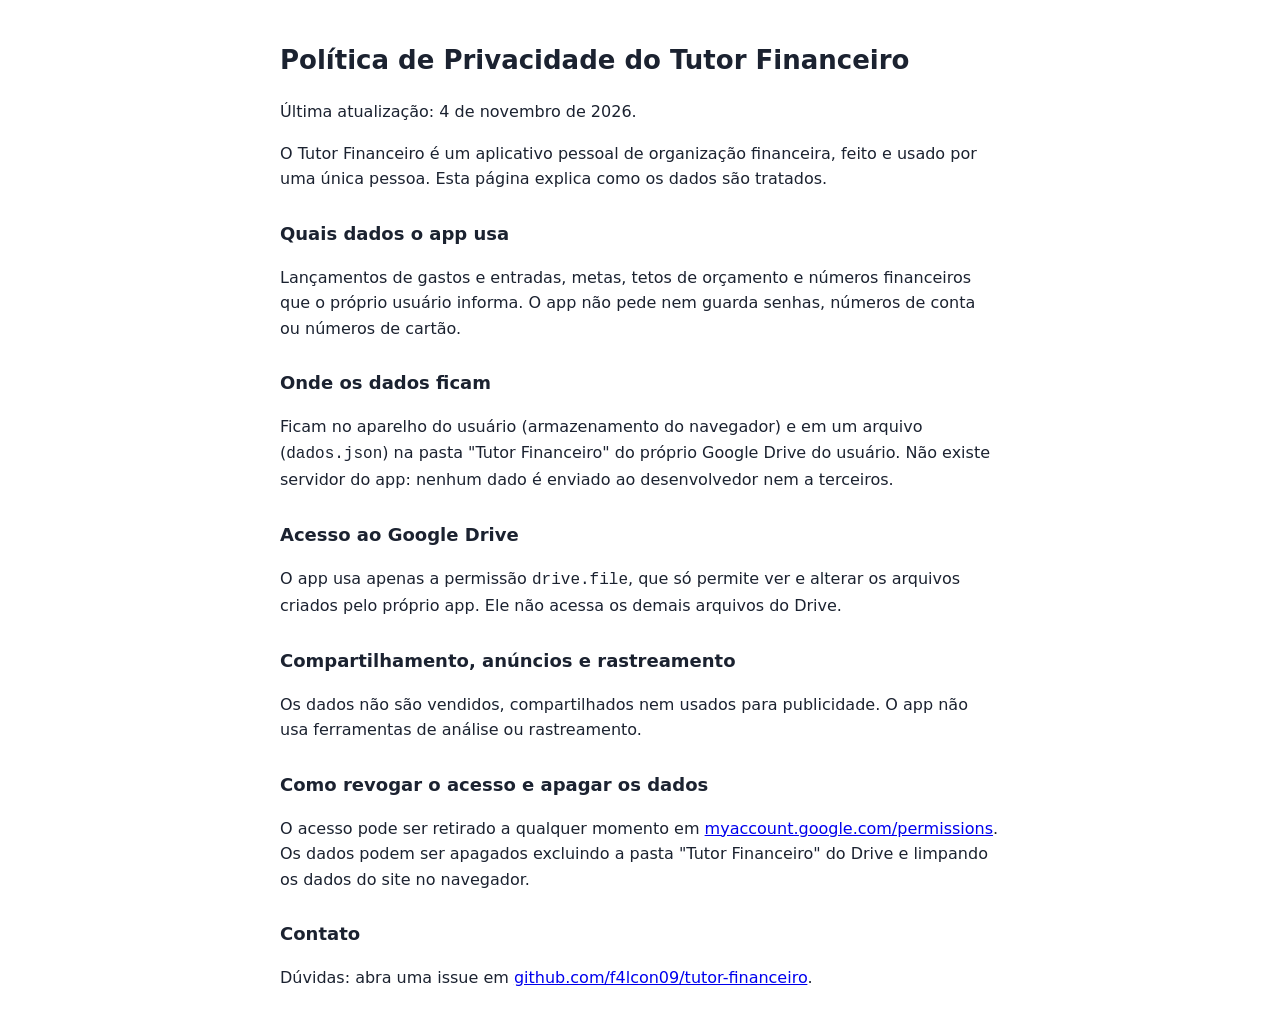
<file: privacidade.html>
<!doctype html>
<html lang="pt-BR"><head><meta charset="utf-8">
<meta http-equiv="Content-Security-Policy" content="default-src 'none'; style-src 'unsafe-inline'; base-uri 'none'; form-action 'none'"><meta name="viewport" content="width=device-width, initial-scale=1">
<title>Política de Privacidade | Tutor Financeiro</title>
<style>body{font:16px/1.6 system-ui,Segoe UI,Arial,sans-serif;max-width:720px;margin:40px auto;padding:0 18px;color:#1b2230}h1{font-size:26px}h2{font-size:18px;margin-top:28px}</style></head>
<body>
<h1>Política de Privacidade do Tutor Financeiro</h1>
<p>Última atualização: 4 de novembro de 2026.</p>
<p>O Tutor Financeiro é um aplicativo pessoal de organização financeira, feito e usado por uma única pessoa. Esta página explica como os dados são tratados.</p>
<h2>Quais dados o app usa</h2>
<p>Lançamentos de gastos e entradas, metas, tetos de orçamento e números financeiros que o próprio usuário informa. O app não pede nem guarda senhas, números de conta ou números de cartão.</p>
<h2>Onde os dados ficam</h2>
<p>Ficam no aparelho do usuário (armazenamento do navegador) e em um arquivo (<code>dados.json</code>) na pasta "Tutor Financeiro" do próprio Google Drive do usuário. Não existe servidor do app: nenhum dado é enviado ao desenvolvedor nem a terceiros.</p>
<h2>Acesso ao Google Drive</h2>
<p>O app usa apenas a permissão <code>drive.file</code>, que só permite ver e alterar os arquivos criados pelo próprio app. Ele não acessa os demais arquivos do Drive.</p>
<h2>Compartilhamento, anúncios e rastreamento</h2>
<p>Os dados não são vendidos, compartilhados nem usados para publicidade. O app não usa ferramentas de análise ou rastreamento.</p>
<h2>Como revogar o acesso e apagar os dados</h2>
<p>O acesso pode ser retirado a qualquer momento em <a href="https://myaccount.google.com/permissions">myaccount.google.com/permissions</a>. Os dados podem ser apagados excluindo a pasta "Tutor Financeiro" do Drive e limpando os dados do site no navegador.</p>
<h2>Contato</h2>
<p>Dúvidas: abra uma issue em <a href="https://github.com/f4lcon09/tutor-financeiro">github.com/f4lcon09/tutor-financeiro</a>.</p>
</body></html>
</file>
<file: tokens.css>
/* tokens.css (Fase 1c): cores só por nomes semânticos, uma definição por tema.
   Escalas de texto, espaço, raio e alvo vieram do tokens.py da design-ui e não mudaram.
   Temas aprovados em 2026-11-05: cafe (escuro, padrão), ameixa (escuro), nevoa (claro), cha (claro).
   Regra de lint (testada): nenhum token resolve para #FFF/#FFFFFF/#000/#000000.
   `attention` está marcado PROPOSTA: valor ainda A Confirmar com o dono. */
:root {
  color-scheme: light dark;
  --primary-50: #dafef7;
  --primary-100: #c4f8ed;
  --primary-200: #97eadb;
  --primary-300: #63d8c5;
  --primary-400: #10c2ad;
  --primary-500: #00a694;
  --primary-600: #008b7b;
  --primary-700: #007064;
  --primary-800: #00574d;
  --primary-900: #003f37;
  --primary-950: #0f2420;
  --neutral-50: #f6f9f8;
  --neutral-100: #eff3f2;
  --neutral-200: #e1e6e5;
  --neutral-300: #cfd6d4;
  --neutral-400: #b1bab8;
  --neutral-500: #919b99;
  --neutral-600: #6b7472;
  --neutral-700: #4d5453;
  --neutral-800: #343938;
  --neutral-900: #202222;
  --neutral-950: #101212;
  --text-xs: 0.64rem;
  --leading-xs: 1.5;
  --text-sm: 0.8rem;
  --leading-sm: 1.5;
  --text-base: 1.0rem;
  --leading-base: 1.5;
  --text-lg: 1.25rem;
  --leading-lg: 1.5;
  --text-xl: 1.562rem;
  --leading-xl: 1.25;
  --text-2xl: 1.953rem;
  --leading-2xl: 1.25;
  --text-3xl: 2.441rem;
  --leading-3xl: 1.25;
  --text-4xl: 3.052rem;
  --leading-4xl: 1.15;
  --text-5xl: 3.815rem;
  --leading-5xl: 1.15;
  --space-0: 0.0rem;
  --space-1: 0.25rem;
  --space-2: 0.5rem;
  --space-3: 0.75rem;
  --space-4: 1.0rem;
  --space-5: 1.25rem;
  --space-6: 1.5rem;
  --space-8: 2.0rem;
  --space-10: 2.5rem;
  --space-12: 3.0rem;
  --space-16: 4.0rem;
  --space-20: 5.0rem;
  --space-24: 6.0rem;
  --radius-sm: 4px;
  --radius-md: 8px;
  --radius-lg: 12px;
  --radius-xl: 16px;
  --radius-full: 9999px;
  --duration-fast: 120ms;
  --duration-base: 200ms;
  --duration-slow: 320ms;
  --target-min: 2.75rem;
}

/* ========== cafe (escuro, padrão) ========== */
:root, :root[data-theme="cafe"] {
  color-scheme: dark;
  --bg: #0F0A07;
  --card: #1A120C; --card-top: #1A120C; --card-bottom: #1A120C; --card-border: #2C2016;
  --card-highlight: 0 0 0 0 transparent; --card-shadow: 0 0 0 0 transparent;
  --nav-top: #1A120C; --nav-bottom: #1A120C;
  --line: #2C2016;
  --text: #F7EDE0; --text-muted: #B8A898;
  --primary: #E9A23B; --on-primary: #1F1300; --primary-tonal: #38270F;
  --accent-warm: #E0B98A; --accent-cool: #9FBBD6;
  --ok: #8FD3A0; --risk: #FF9A88;
  --attention: #C9D26B; /* PROPOSTA, A Confirmar */
  --bar-from: #C9A57A; --bar-to: #E0B98A;
}

/* ========== ameixa (escuro) ========== */
:root[data-theme="ameixa"] {
  color-scheme: dark;
  --bg: #0C050E;
  --card: #2A1530; --card-top: #2A1530; --card-bottom: #1C0E20; --card-border: #2E1834;
  --card-highlight: inset 0 1px 0 rgba(255,255,255,.07); --card-shadow: 0 10px 28px rgba(0,0,0,.4);
  --nav-top: #22112A; --nav-bottom: #170A1B;
  --line: #35203A;
  --text: #F8EAF6; --text-muted: #BCA0BC;
  --primary: #E9A0DA; --on-primary: #2A0A2A; --primary-tonal: #3A1840;
  --accent-warm: #E8D0A0; --accent-cool: #A8C4E8;
  --ok: #8FD3A0; --risk: #FF9272;
  --attention: #E8D65C; /* PROPOSTA, A Confirmar */
  --bar-from: #B08AB0; --bar-to: #D8B6D8;
}

/* ========== nevoa (claro) ========== */
:root[data-theme="nevoa"] {
  color-scheme: light;
  --bg: #B4B9D0;
  --card: #CDD0E2; --card-top: #CDD0E2; --card-bottom: #C4C8DB; --card-border: #A3A9C4;
  --card-highlight: inset 0 1px 0 rgba(255,255,255,.35); --card-shadow: 0 10px 28px rgba(35,45,105,.16);
  --nav-top: #C8CCDF; --nav-bottom: #C4C8DB;
  --line: #A3A9C4;
  --text: #141A36; --text-muted: #3C446B;
  --primary: #33428F; --on-primary: #F1F4F8; --primary-tonal: #BCC3E6;
  --accent-warm: #68420A; --accent-cool: #33428F;
  --ok: #0C4F2B; --risk: #8C1A14;
  --attention: #544400; /* PROPOSTA, A Confirmar */
  --zone-ok: transparent; --zone-attention: transparent; --zone-risk: color-mix(in srgb, var(--risk) 8%, transparent);
  --bar-from: #445296; --bar-to: #5967A8;
}

/* ========== cha (claro) ========== */
:root[data-theme="cha"] {
  color-scheme: light;
  --bg: #B5C7B5;
  --card: #CCDBCC; --card-top: #CCDBCC; --card-bottom: #C3D3C3; --card-border: #A3B7A3;
  --card-highlight: inset 0 1px 0 rgba(255,255,255,.35); --card-shadow: 0 10px 28px rgba(30,75,40,.15);
  --nav-top: #CCDBCC; --nav-bottom: #C3D3C3;
  --line: #A3B7A3;
  --text: #122619; --text-muted: #35523C;
  --primary: #175831; --on-primary: #F1F4F8; --primary-tonal: #B6D0BB;
  --accent-warm: #6E460B; --accent-cool: #1A4580;
  --ok: #0C4F2B; --risk: #8C1A14;
  --attention: #5A4500; /* PROPOSTA, A Confirmar */
  --zone-ok: transparent; --zone-attention: transparent; --zone-risk: color-mix(in srgb, color-mix(in srgb, var(--risk) 45%, var(--primary)) 9%, transparent);
  --bar-from: #38644A; --bar-to: #4C7A5B;
}

/* ========== derivados (iguais em todos os temas, calculados dos tokens acima) ========== */
:root {
  --surface-2: color-mix(in srgb, var(--card) 88%, var(--text) 12%);
  --line-strong: color-mix(in srgb, var(--line) 30%, var(--text-muted));
  --ok-bg: color-mix(in srgb, var(--ok) 16%, var(--card));
  --attention-bg: color-mix(in srgb, var(--attention) 16%, var(--card));
  --risk-bg: color-mix(in srgb, var(--risk) 16%, var(--card));
  --accent-mix: color-mix(in srgb, var(--accent-cool) 55%, var(--accent-warm));
  --zone-ok: color-mix(in srgb, var(--ok) 11%, transparent);
  --zone-attention: color-mix(in srgb, var(--attention) 10%, transparent);
  --zone-risk: color-mix(in srgb, var(--risk) 13%, transparent);
  --shadow-pop: 0 8px 24px rgba(0,0,0,.45);
  /* amostras do seletor de tema: cada linha mostra as cores do próprio tema, não do tema ativo */
  --sw-cafe-bg: #0F0A07; --sw-cafe-primary: #E9A23B;
  --sw-ameixa-bg: #0C050E; --sw-ameixa-primary: #E9A0DA;
  --sw-nevoa-bg: #B4B9D0; --sw-nevoa-primary: #33428F;
  --sw-cha-bg: #B5C7B5; --sw-cha-primary: #175831;
}
</file>
